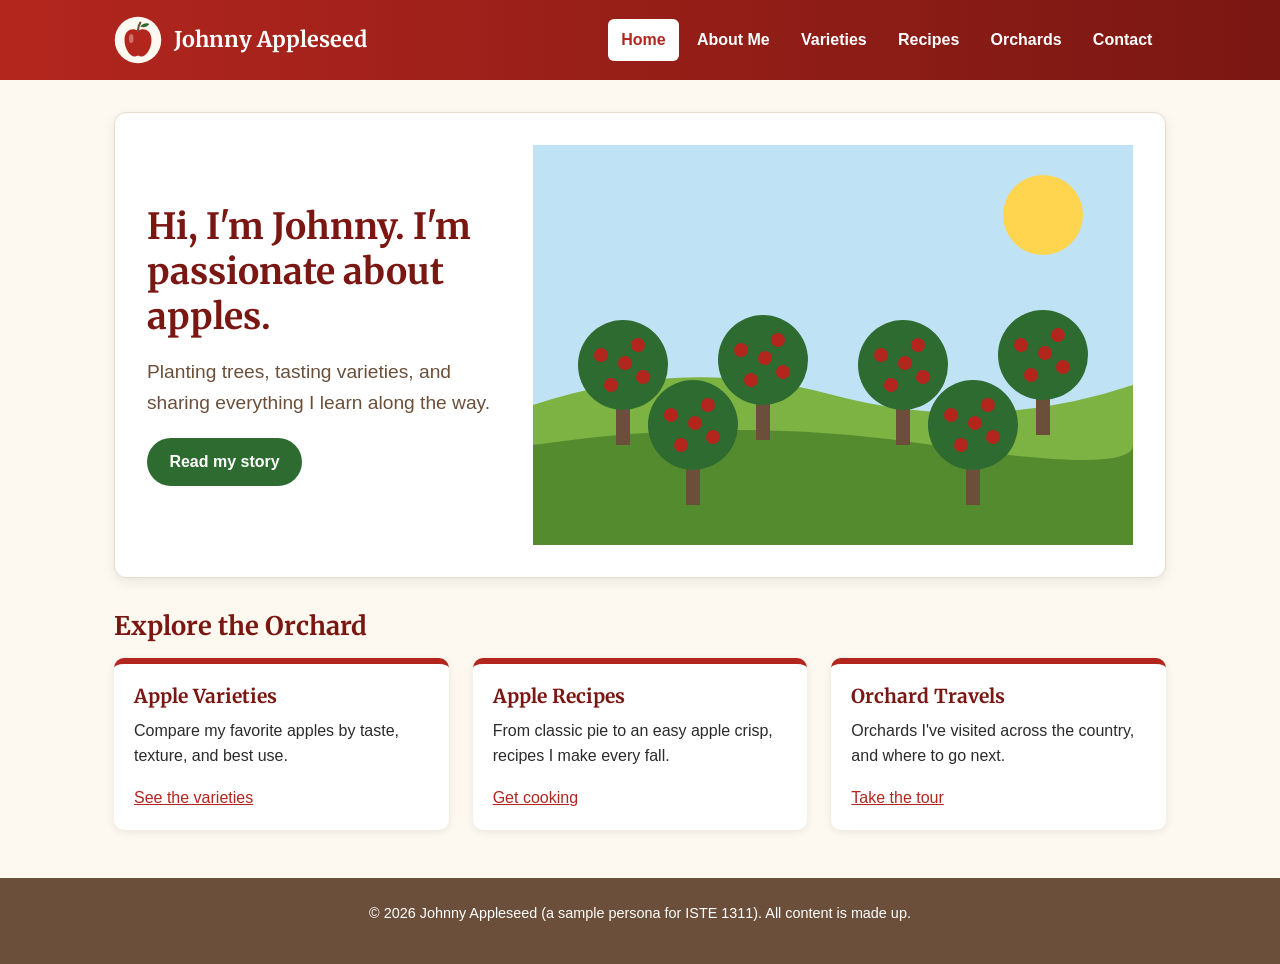
<file: index.html>
<!DOCTYPE html>
<html lang="en">
<head>
    <meta charset="utf-8">
    <meta name="viewport" content="width=device-width, initial-scale=1">
    <meta name="description" content="Johnny Appleseed's portfolio: apple varieties, recipes, and orchard travels.">
    <title>Home | Johnny Appleseed</title>
    <link rel="icon" href="images/logo.svg" type="image/svg+xml">
    <!-- Embedded font from Google Fonts (Ch 10) -->
    <link rel="preconnect" href="https://fonts.googleapis.com">
    <link rel="preconnect" href="https://fonts.gstatic.com" crossorigin>
    <link rel="stylesheet" href="https://fonts.googleapis.com/css2?family=Merriweather:wght@400;700&amp;display=swap">
    <link rel="stylesheet" href="styles/main.css">
</head>
<body>
    <header>
        <div class="header-inner">
            <a class="brand" href="index.html">
                <img src="images/logo.svg" alt="" width="48" height="48">
                <span>Johnny Appleseed</span>
            </a>
            <nav aria-label="Main">
                <ul>
                    <li><a href="index.html" aria-current="page">Home</a></li>
                    <li><a href="about.html">About Me</a></li>
                    <li><a href="varieties.html">Varieties</a></li>
                    <li><a href="recipes.html">Recipes</a></li>
                    <li><a href="orchards.html">Orchards</a></li>
                    <li><a href="contact.html">Contact</a></li>
                </ul>
            </nav>
        </div>
    </header>

    <main>
        <section class="hero">
            <div>
                <h1>Hi, I'm Johnny. I'm passionate about apples.</h1>
                <p class="tagline">Planting trees, tasting varieties, and sharing everything I learn along the way.</p>
                <a class="button" href="about.html">Read my story</a>
            </div>
            <img src="images/orchard.svg" alt="Rows of apple trees full of red apples under a blue sky" width="600" height="400">
        </section>

        <section>
            <h2>Explore the Orchard</h2>
            <div class="cards">
                <article class="card">
                    <h3>Apple Varieties</h3>
                    <p>Compare my favorite apples by taste, texture, and best use.</p>
                    <a href="varieties.html">See the varieties</a>
                </article>
                <article class="card">
                    <h3>Apple Recipes</h3>
                    <p>From classic pie to an easy apple crisp, recipes I make every fall.</p>
                    <a href="recipes.html">Get cooking</a>
                </article>
                <article class="card">
                    <h3>Orchard Travels</h3>
                    <p>Orchards I've visited across the country, and where to go next.</p>
                    <a href="orchards.html">Take the tour</a>
                </article>
            </div>
        </section>
    </main>

    <footer>
        <p>&copy; 2026 Johnny Appleseed (a sample persona for ISTE 1311). All content is made up.</p>
    </footer>
</body>
</html>
</file>
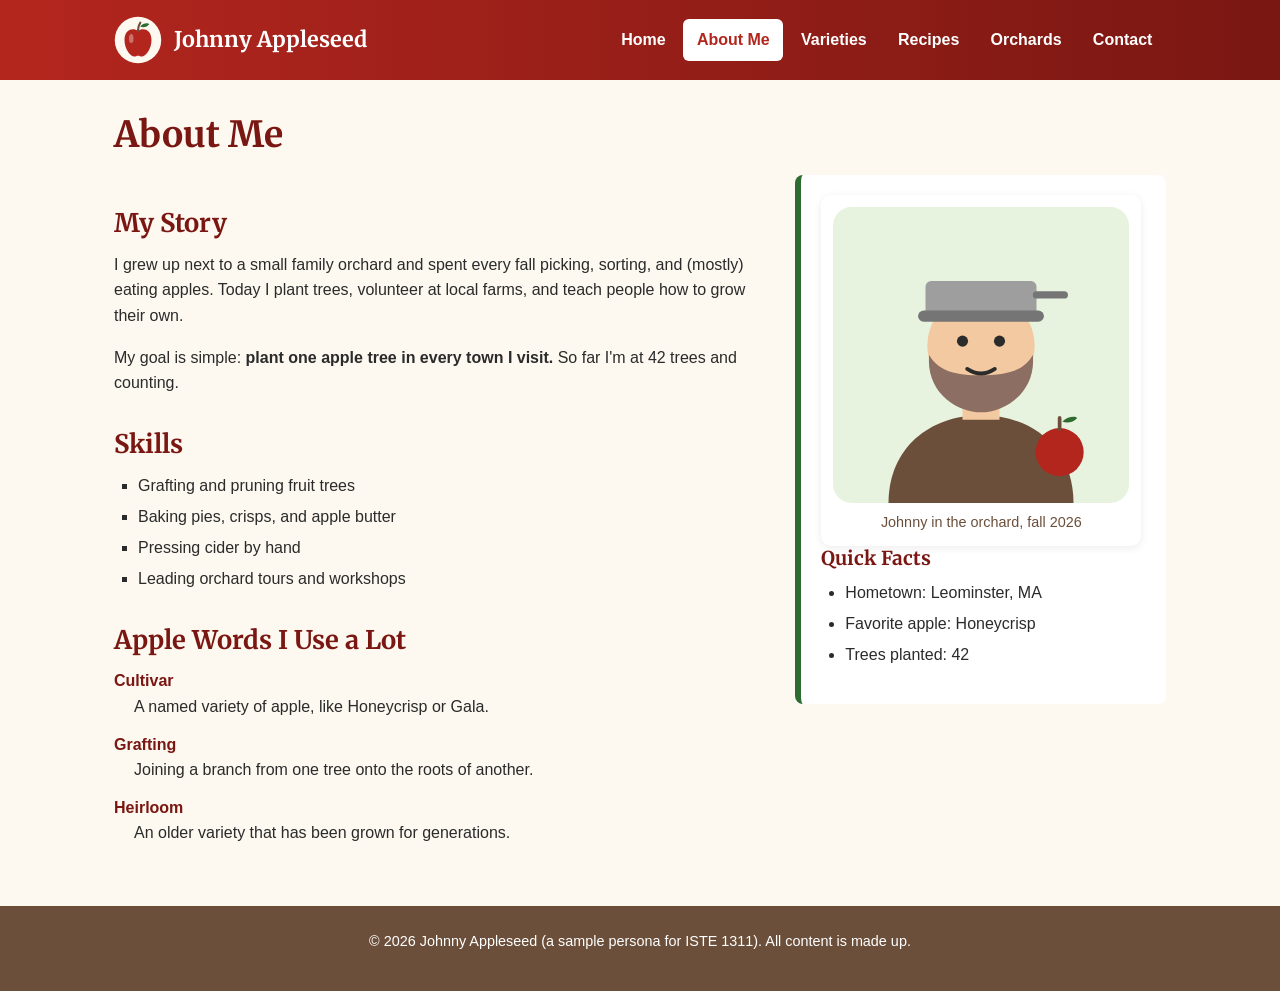
<file: about.html>
<!DOCTYPE html>
<html lang="en">
<head>
    <meta charset="utf-8">
    <meta name="viewport" content="width=device-width, initial-scale=1">
    <meta name="description" content="About Johnny Appleseed: background, skills, and goals of a lifelong apple enthusiast.">
    <title>About Me | Johnny Appleseed</title>
    <link rel="icon" href="images/logo.svg" type="image/svg+xml">
    <link rel="preconnect" href="https://fonts.googleapis.com">
    <link rel="preconnect" href="https://fonts.gstatic.com" crossorigin>
    <link rel="stylesheet" href="https://fonts.googleapis.com/css2?family=Merriweather:wght@400;700&amp;display=swap">
    <link rel="stylesheet" href="styles/main.css">
</head>
<body>
    <header>
        <div class="header-inner">
            <a class="brand" href="index.html">
                <img src="images/logo.svg" alt="" width="48" height="48">
                <span>Johnny Appleseed</span>
            </a>
            <nav aria-label="Main">
                <ul>
                    <li><a href="index.html">Home</a></li>
                    <li><a href="about.html" aria-current="page">About Me</a></li>
                    <li><a href="varieties.html">Varieties</a></li>
                    <li><a href="recipes.html">Recipes</a></li>
                    <li><a href="orchards.html">Orchards</a></li>
                    <li><a href="contact.html">Contact</a></li>
                </ul>
            </nav>
        </div>
    </header>

    <main>
        <h1>About Me</h1>

        <div class="two-col">
            <section>
                <h2>My Story</h2>
                <p>I grew up next to a small family orchard and spent every fall picking, sorting, and (mostly) eating apples. Today I plant trees, volunteer at local farms, and teach people how to grow their own.</p>
                <p>My goal is simple: <strong>plant one apple tree in every town I visit.</strong> So far I'm at 42 trees and counting.</p>

                <h2>Skills</h2>
                <ul class="apple-list">
                    <li>Grafting and pruning fruit trees</li>
                    <li>Baking pies, crisps, and apple butter</li>
                    <li>Pressing cider by hand</li>
                    <li>Leading orchard tours and workshops</li>
                </ul>

                <h2>Apple Words I Use a Lot</h2>
                <dl>
                    <dt>Cultivar</dt>
                    <dd>A named variety of apple, like Honeycrisp or Gala.</dd>
                    <dt>Grafting</dt>
                    <dd>Joining a branch from one tree onto the roots of another.</dd>
                    <dt>Heirloom</dt>
                    <dd>An older variety that has been grown for generations.</dd>
                </dl>
            </section>

            <aside>
                <figure class="portrait">
                    <img src="images/johnny.svg" alt="Cartoon portrait of Johnny Appleseed wearing a tin pot hat and holding an apple" width="320" height="320">
                    <figcaption>Johnny in the orchard, fall 2026</figcaption>
                </figure>
                <h3>Quick Facts</h3>
                <ul>
                    <li>Hometown: Leominster, MA</li>
                    <li>Favorite apple: Honeycrisp</li>
                    <li>Trees planted: 42</li>
                </ul>
            </aside>
        </div>
    </main>

    <footer>
        <p>&copy; 2026 Johnny Appleseed (a sample persona for ISTE 1311). All content is made up.</p>
    </footer>
</body>
</html>
</file>
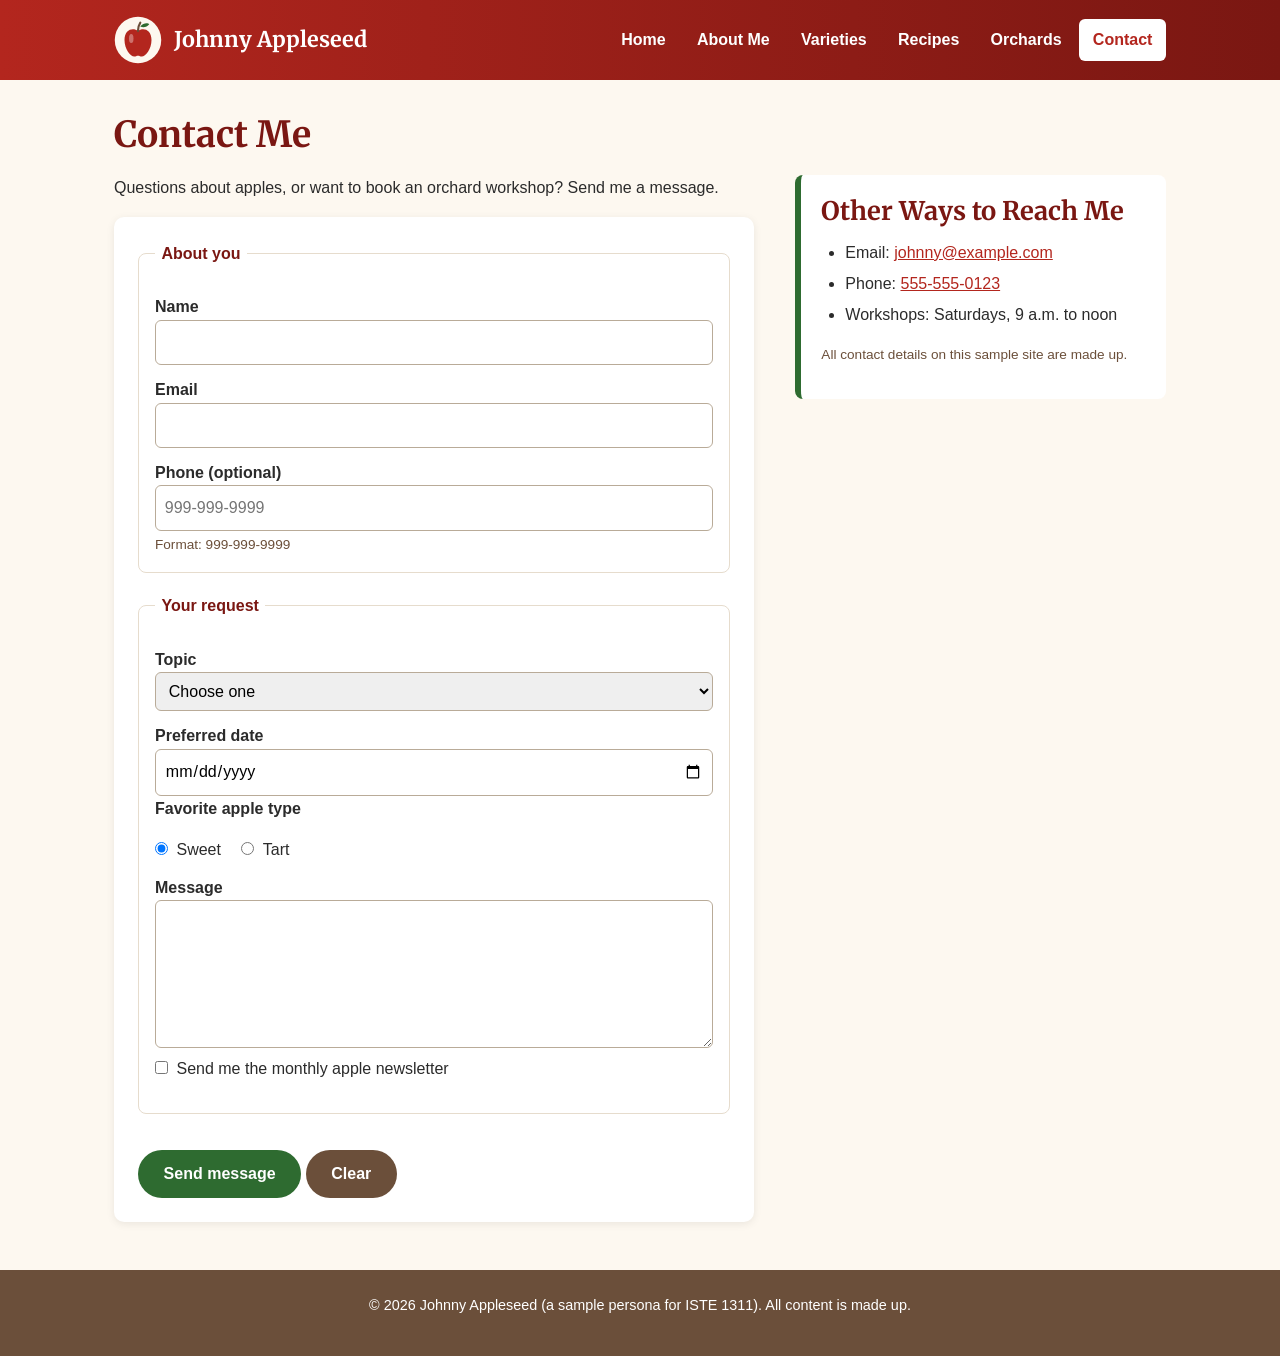
<file: contact.html>
<!DOCTYPE html>
<html lang="en">
<head>
    <meta charset="utf-8">
    <meta name="viewport" content="width=device-width, initial-scale=1">
    <meta name="description" content="Contact Johnny Appleseed about orchard tours, workshops, or apple questions.">
    <title>Contact | Johnny Appleseed</title>
    <link rel="icon" href="images/logo.svg" type="image/svg+xml">
    <link rel="preconnect" href="https://fonts.googleapis.com">
    <link rel="preconnect" href="https://fonts.gstatic.com" crossorigin>
    <link rel="stylesheet" href="https://fonts.googleapis.com/css2?family=Merriweather:wght@400;700&amp;display=swap">
    <link rel="stylesheet" href="styles/main.css">
</head>
<body>
    <header>
        <div class="header-inner">
            <a class="brand" href="index.html">
                <img src="images/logo.svg" alt="" width="48" height="48">
                <span>Johnny Appleseed</span>
            </a>
            <nav aria-label="Main">
                <ul>
                    <li><a href="index.html">Home</a></li>
                    <li><a href="about.html">About Me</a></li>
                    <li><a href="varieties.html">Varieties</a></li>
                    <li><a href="recipes.html">Recipes</a></li>
                    <li><a href="orchards.html">Orchards</a></li>
                    <li><a href="contact.html" aria-current="page">Contact</a></li>
                </ul>
            </nav>
        </div>
    </header>

    <main>
        <h1>Contact Me</h1>

        <div class="two-col">
            <div>
                <p>Questions about apples, or want to book an orchard workshop? Send me a message.</p>

                <!-- This sample has no server, so the form just reloads the page.
                     A real site needs a server to process (and re-validate) the data. -->
                <form action="#" method="get">
                    <fieldset>
                        <legend>About you</legend>

                        <label for="name">Name</label>
                        <input type="text" id="name" name="name" autocomplete="name" required>

                        <label for="email">Email</label>
                        <input type="email" id="email" name="email" autocomplete="email" required>

                        <label for="phone">Phone (optional)</label>
                        <input type="tel" id="phone" name="phone" placeholder="999-999-9999"
                               pattern="\d{3}-\d{3}-\d{4}" title="Use the format 999-999-9999">
                        <span class="hint">Format: 999-999-9999</span>
                    </fieldset>

                    <fieldset>
                        <legend>Your request</legend>

                        <label for="topic">Topic</label>
                        <select id="topic" name="topic" required>
                            <option value="">Choose one</option>
                            <option value="workshop">Book a workshop</option>
                            <option value="tour">Orchard tour</option>
                            <option value="question">General apple question</option>
                        </select>

                        <label for="visit-date">Preferred date</label>
                        <input type="date" id="visit-date" name="visit_date">

                        <p><strong>Favorite apple type</strong></p>
                        <input type="radio" id="sweet" name="taste" value="sweet" checked>
                        <label class="inline" for="sweet">Sweet</label>
                        <input type="radio" id="tart" name="taste" value="tart">
                        <label class="inline" for="tart">Tart</label>

                        <label for="message">Message</label>
                        <textarea id="message" name="message" rows="5" required></textarea>

                        <p>
                            <input type="checkbox" id="newsletter" name="newsletter" value="yes">
                            <label class="inline" for="newsletter">Send me the monthly apple newsletter</label>
                        </p>
                    </fieldset>

                    <button type="submit">Send message</button>
                    <button type="reset">Clear</button>
                </form>
            </div>

            <aside>
                <h2>Other Ways to Reach Me</h2>
                <ul>
                    <li>Email: <a href="mailto:johnny@example.com">johnny@example.com</a></li>
                    <li>Phone: <a href="tel:555-555-0123">555-555-0123</a></li>
                    <li>Workshops: Saturdays, 9 a.m. to noon</li>
                </ul>
                <p class="hint">All contact details on this sample site are made up.</p>
            </aside>
        </div>
    </main>

    <footer>
        <p>&copy; 2026 Johnny Appleseed (a sample persona for ISTE 1311). All content is made up.</p>
    </footer>
</body>
</html>
</file>
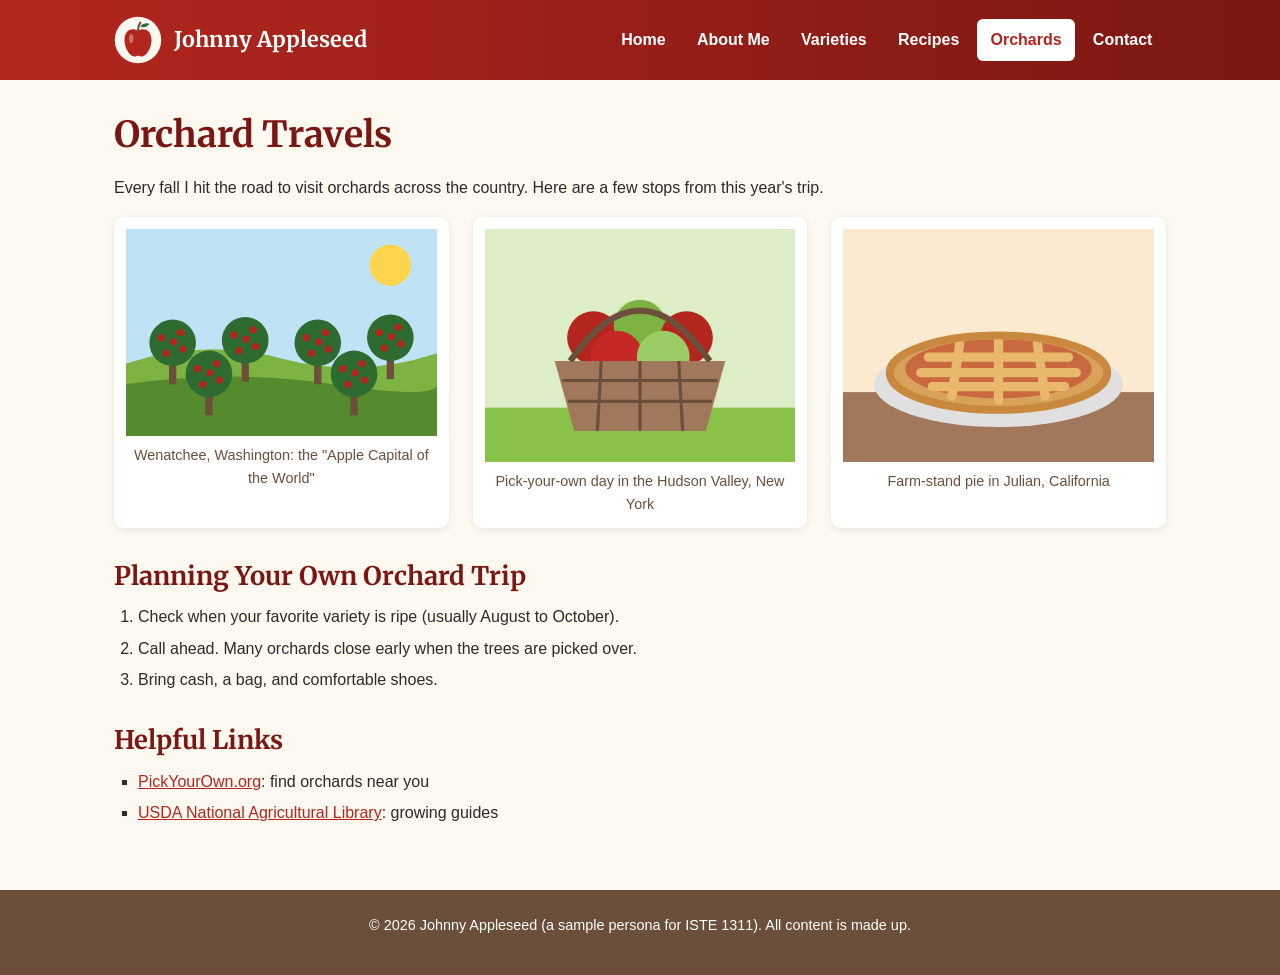
<file: orchards.html>
<!DOCTYPE html>
<html lang="en">
<head>
    <meta charset="utf-8">
    <meta name="viewport" content="width=device-width, initial-scale=1">
    <meta name="description" content="Orchards Johnny Appleseed has visited, with photos and tips for planning your own trip.">
    <title>Orchard Travels | Johnny Appleseed</title>
    <link rel="icon" href="images/logo.svg" type="image/svg+xml">
    <link rel="preconnect" href="https://fonts.googleapis.com">
    <link rel="preconnect" href="https://fonts.gstatic.com" crossorigin>
    <link rel="stylesheet" href="https://fonts.googleapis.com/css2?family=Merriweather:wght@400;700&amp;display=swap">
    <link rel="stylesheet" href="styles/main.css">
</head>
<body>
    <header>
        <div class="header-inner">
            <a class="brand" href="index.html">
                <img src="images/logo.svg" alt="" width="48" height="48">
                <span>Johnny Appleseed</span>
            </a>
            <nav aria-label="Main">
                <ul>
                    <li><a href="index.html">Home</a></li>
                    <li><a href="about.html">About Me</a></li>
                    <li><a href="varieties.html">Varieties</a></li>
                    <li><a href="recipes.html">Recipes</a></li>
                    <li><a href="orchards.html" aria-current="page">Orchards</a></li>
                    <li><a href="contact.html">Contact</a></li>
                </ul>
            </nav>
        </div>
    </header>

    <main>
        <h1>Orchard Travels</h1>
        <p>Every fall I hit the road to visit orchards across the country. Here are a few stops from this year's trip.</p>

        <!-- Photo gallery built with flexbox + figure/figcaption (Ch 6, 10) -->
        <div class="gallery">
            <figure>
                <img src="images/orchard.svg" alt="Apple trees in neat rows on a sunny afternoon" width="600" height="400">
                <figcaption>Wenatchee, Washington: the "Apple Capital of the World"</figcaption>
            </figure>
            <figure>
                <img src="images/basket.svg" alt="A woven basket overflowing with freshly picked red and green apples" width="400" height="300">
                <figcaption>Pick-your-own day in the Hudson Valley, New York</figcaption>
            </figure>
            <figure>
                <img src="images/apple-pie.svg" alt="Apple pie on a farm stand table" width="400" height="300">
                <figcaption>Farm-stand pie in Julian, California</figcaption>
            </figure>
        </div>

        <h2>Planning Your Own Orchard Trip</h2>
        <ol class="steps">
            <li>Check when your favorite variety is ripe (usually August to October).</li>
            <li>Call ahead. Many orchards close early when the trees are picked over.</li>
            <li>Bring cash, a bag, and comfortable shoes.</li>
        </ol>

        <h2>Helpful Links</h2>
        <ul class="apple-list">
            <li><a href="https://www.pickyourown.org/" target="_blank" rel="noopener">PickYourOwn.org</a>: find orchards near you</li>
            <li><a href="https://www.nal.usda.gov/" target="_blank" rel="noopener">USDA National Agricultural Library</a>: growing guides</li>
        </ul>
    </main>

    <footer>
        <p>&copy; 2026 Johnny Appleseed (a sample persona for ISTE 1311). All content is made up.</p>
    </footer>
</body>
</html>
</file>
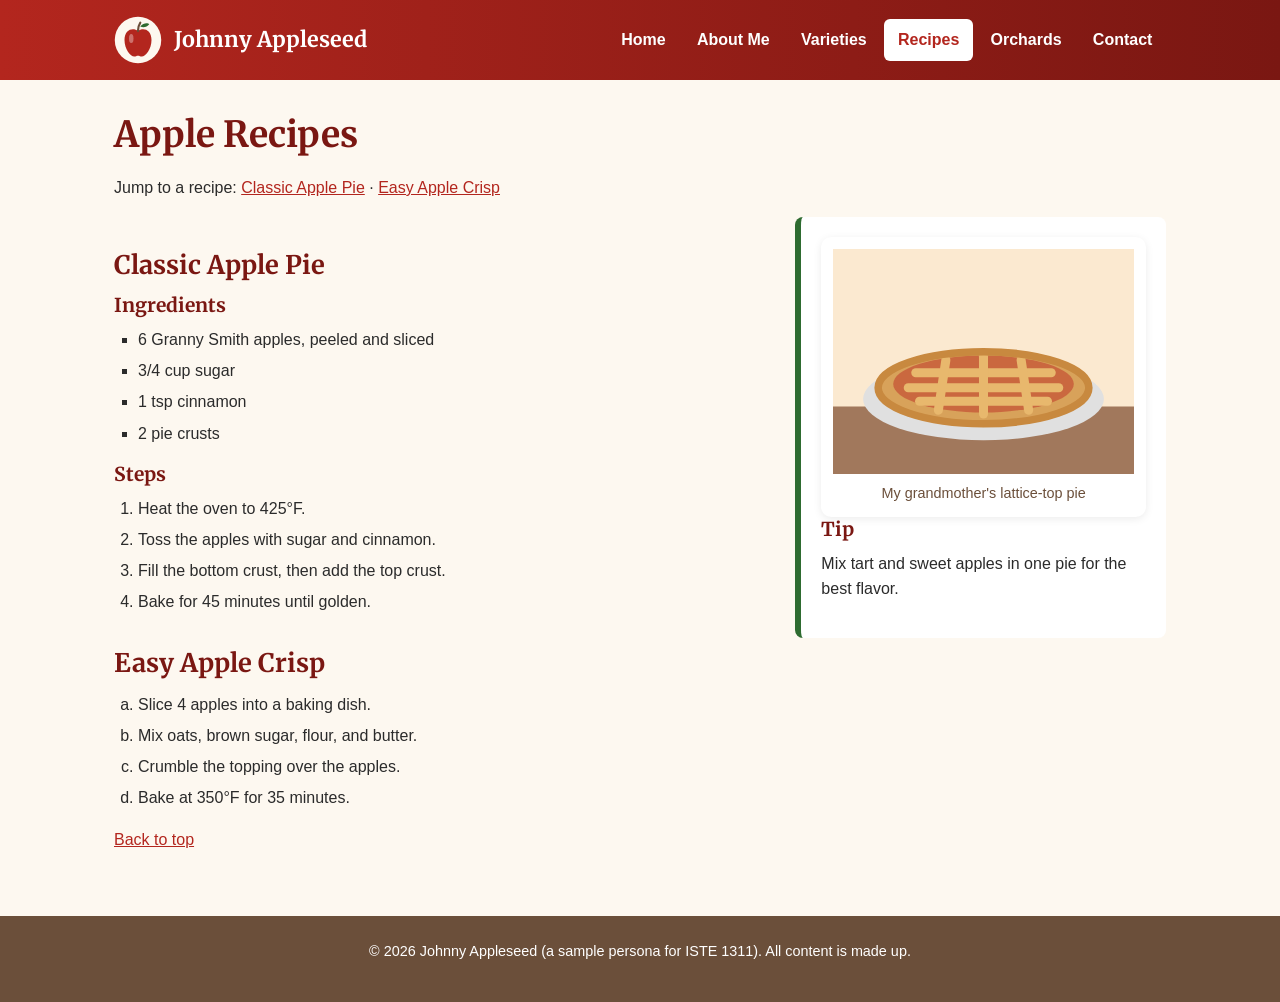
<file: recipes.html>
<!DOCTYPE html>
<html lang="en">
<head>
    <meta charset="utf-8">
    <meta name="viewport" content="width=device-width, initial-scale=1">
    <meta name="description" content="Johnny Appleseed's favorite apple recipes, including classic apple pie and an easy apple crisp.">
    <title>Apple Recipes | Johnny Appleseed</title>
    <link rel="icon" href="images/logo.svg" type="image/svg+xml">
    <link rel="preconnect" href="https://fonts.googleapis.com">
    <link rel="preconnect" href="https://fonts.gstatic.com" crossorigin>
    <link rel="stylesheet" href="https://fonts.googleapis.com/css2?family=Merriweather:wght@400;700&amp;display=swap">
    <link rel="stylesheet" href="styles/main.css">
</head>
<body>
    <header>
        <div class="header-inner">
            <a class="brand" href="index.html">
                <img src="images/logo.svg" alt="" width="48" height="48">
                <span>Johnny Appleseed</span>
            </a>
            <nav aria-label="Main">
                <ul>
                    <li><a href="index.html">Home</a></li>
                    <li><a href="about.html">About Me</a></li>
                    <li><a href="varieties.html">Varieties</a></li>
                    <li><a href="recipes.html" aria-current="page">Recipes</a></li>
                    <li><a href="orchards.html">Orchards</a></li>
                    <li><a href="contact.html">Contact</a></li>
                </ul>
            </nav>
        </div>
    </header>

    <main>
        <h1>Apple Recipes</h1>
        <p>Jump to a recipe: <a href="#pie">Classic Apple Pie</a> &middot; <a href="#crisp">Easy Apple Crisp</a></p>

        <div class="two-col">
            <div>
                <article id="pie">
                    <h2>Classic Apple Pie</h2>
                    <h3>Ingredients</h3>
                    <ul class="apple-list">
                        <li>6 Granny Smith apples, peeled and sliced</li>
                        <li>3/4 cup sugar</li>
                        <li>1 tsp cinnamon</li>
                        <li>2 pie crusts</li>
                    </ul>
                    <h3>Steps</h3>
                    <ol class="steps">
                        <li>Heat the oven to 425&deg;F.</li>
                        <li>Toss the apples with sugar and cinnamon.</li>
                        <li>Fill the bottom crust, then add the top crust.</li>
                        <li>Bake for 45 minutes until golden.</li>
                    </ol>
                </article>

                <article id="crisp">
                    <h2>Easy Apple Crisp</h2>
                    <ol class="steps lettered">
                        <li>Slice 4 apples into a baking dish.</li>
                        <li>Mix oats, brown sugar, flour, and butter.</li>
                        <li>Crumble the topping over the apples.</li>
                        <li>Bake at 350&deg;F for 35 minutes.</li>
                    </ol>
                </article>

                <p><a href="#top">Back to top</a></p>
            </div>

            <aside>
                <figure>
                    <img src="images/apple-pie.svg" alt="A golden apple pie with a lattice crust" width="400" height="300">
                    <figcaption>My grandmother's lattice-top pie</figcaption>
                </figure>
                <h3>Tip</h3>
                <p>Mix tart and sweet apples in one pie for the best flavor.</p>
            </aside>
        </div>
    </main>

    <footer>
        <p>&copy; 2026 Johnny Appleseed (a sample persona for ISTE 1311). All content is made up.</p>
    </footer>
</body>
</html>
</file>
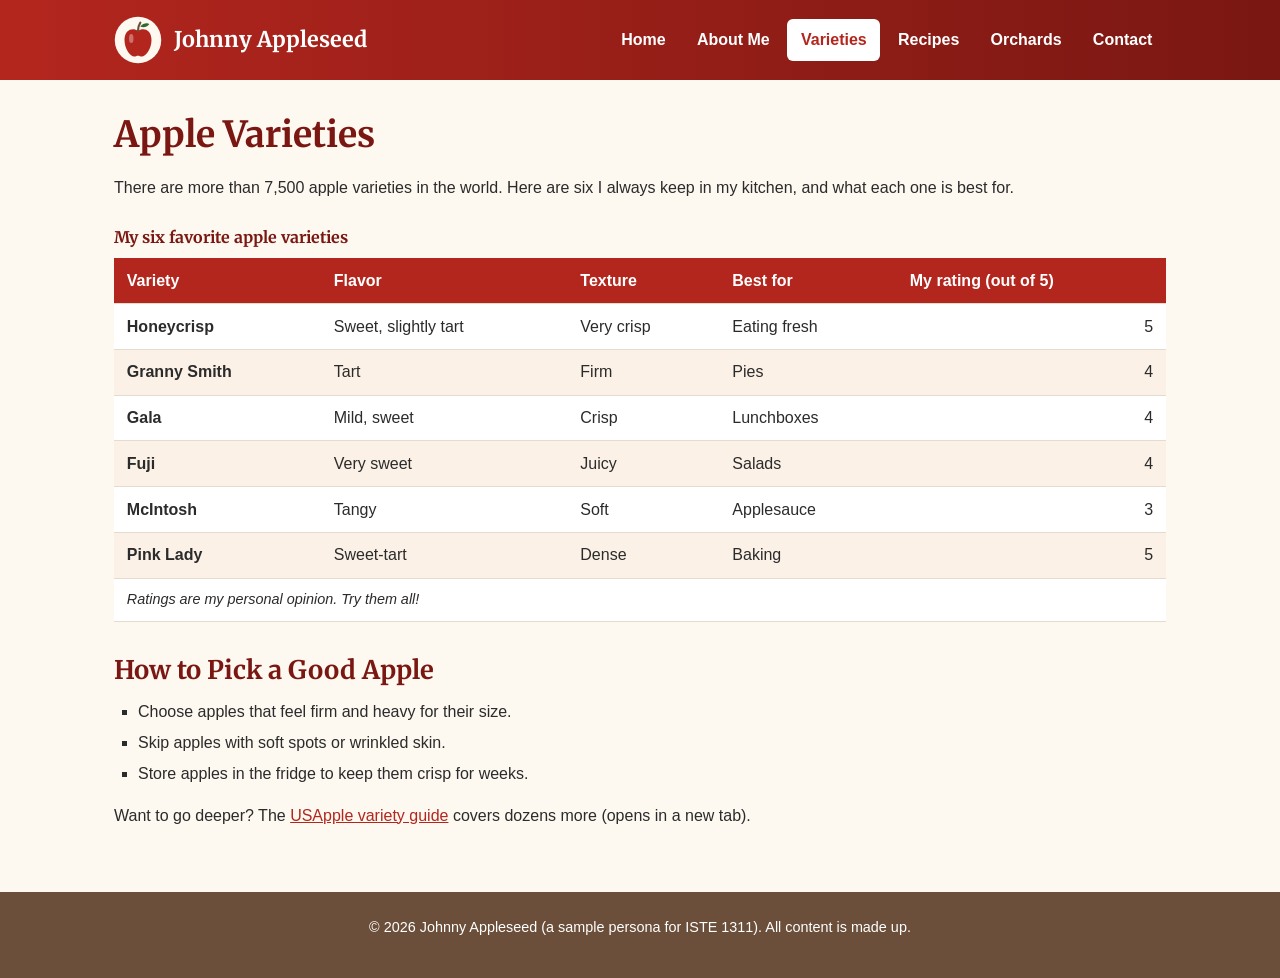
<file: varieties.html>
<!DOCTYPE html>
<html lang="en">
<head>
    <meta charset="utf-8">
    <meta name="viewport" content="width=device-width, initial-scale=1">
    <meta name="description" content="Compare popular apple varieties by flavor, texture, and best use.">
    <title>Apple Varieties | Johnny Appleseed</title>
    <link rel="icon" href="images/logo.svg" type="image/svg+xml">
    <link rel="preconnect" href="https://fonts.googleapis.com">
    <link rel="preconnect" href="https://fonts.gstatic.com" crossorigin>
    <link rel="stylesheet" href="https://fonts.googleapis.com/css2?family=Merriweather:wght@400;700&amp;display=swap">
    <link rel="stylesheet" href="styles/main.css">
</head>
<body>
    <header>
        <div class="header-inner">
            <a class="brand" href="index.html">
                <img src="images/logo.svg" alt="" width="48" height="48">
                <span>Johnny Appleseed</span>
            </a>
            <nav aria-label="Main">
                <ul>
                    <li><a href="index.html">Home</a></li>
                    <li><a href="about.html">About Me</a></li>
                    <li><a href="varieties.html" aria-current="page">Varieties</a></li>
                    <li><a href="recipes.html">Recipes</a></li>
                    <li><a href="orchards.html">Orchards</a></li>
                    <li><a href="contact.html">Contact</a></li>
                </ul>
            </nav>
        </div>
    </header>

    <main>
        <h1>Apple Varieties</h1>
        <p>There are more than 7,500 apple varieties in the world. Here are six I always keep in my kitchen, and what each one is best for.</p>

        <!-- Accessible data table: caption, th, scope (Ch 11) -->
        <table>
            <caption>My six favorite apple varieties</caption>
            <thead>
                <tr>
                    <th scope="col">Variety</th>
                    <th scope="col">Flavor</th>
                    <th scope="col">Texture</th>
                    <th scope="col">Best for</th>
                    <th scope="col">My rating (out of 5)</th>
                </tr>
            </thead>
            <tbody>
                <tr>
                    <th scope="row">Honeycrisp</th>
                    <td data-label="Flavor">Sweet, slightly tart</td>
                    <td data-label="Texture">Very crisp</td>
                    <td data-label="Best for">Eating fresh</td>
                    <td data-label="Rating" class="num">5</td>
                </tr>
                <tr>
                    <th scope="row">Granny Smith</th>
                    <td data-label="Flavor">Tart</td>
                    <td data-label="Texture">Firm</td>
                    <td data-label="Best for">Pies</td>
                    <td data-label="Rating" class="num">4</td>
                </tr>
                <tr>
                    <th scope="row">Gala</th>
                    <td data-label="Flavor">Mild, sweet</td>
                    <td data-label="Texture">Crisp</td>
                    <td data-label="Best for">Lunchboxes</td>
                    <td data-label="Rating" class="num">4</td>
                </tr>
                <tr>
                    <th scope="row">Fuji</th>
                    <td data-label="Flavor">Very sweet</td>
                    <td data-label="Texture">Juicy</td>
                    <td data-label="Best for">Salads</td>
                    <td data-label="Rating" class="num">4</td>
                </tr>
                <tr>
                    <th scope="row">McIntosh</th>
                    <td data-label="Flavor">Tangy</td>
                    <td data-label="Texture">Soft</td>
                    <td data-label="Best for">Applesauce</td>
                    <td data-label="Rating" class="num">3</td>
                </tr>
                <tr>
                    <th scope="row">Pink Lady</th>
                    <td data-label="Flavor">Sweet-tart</td>
                    <td data-label="Texture">Dense</td>
                    <td data-label="Best for">Baking</td>
                    <td data-label="Rating" class="num">5</td>
                </tr>
            </tbody>
            <tfoot>
                <tr>
                    <td colspan="5">Ratings are my personal opinion. Try them all!</td>
                </tr>
            </tfoot>
        </table>

        <h2>How to Pick a Good Apple</h2>
        <ul class="apple-list">
            <li>Choose apples that feel firm and heavy for their size.</li>
            <li>Skip apples with soft spots or wrinkled skin.</li>
            <li>Store apples in the fridge to keep them crisp for weeks.</li>
        </ul>

        <p>Want to go deeper? The <a href="https://usapple.org/apple-varieties" target="_blank" rel="noopener">USApple variety guide</a> covers dozens more (opens in a new tab).</p>
    </main>

    <footer>
        <p>&copy; 2026 Johnny Appleseed (a sample persona for ISTE 1311). All content is made up.</p>
    </footer>
</body>
</html>
</file>
<file: styles/main.css>
/* ==========================================================
   Johnny Appleseed Portfolio - main stylesheet
   One external stylesheet shared by every page (Ch 4)
   ========================================================== */

/* ---------- Custom properties / CSS variables (Ch 4) ---------- */
:root {
    --apple-red: #b3261e;
    --apple-dark: #7a1712;
    --leaf-green: #2e6b30;
    --cream: #fdf8f0;
    --wood: #6b4f3a;
    --text: #2b2b2b;
    --white: #ffffff;
    --heading-font: "Merriweather", Georgia, serif;
    --body-font: "Segoe UI", Arial, Helvetica, sans-serif;
    --max-width: 1100px;
}

/* ---------- Reset selector (Ch 5) ---------- */
* {
    margin: 0;
    padding: 0;
    box-sizing: border-box;
}

/* ---------- Base type ---------- */
body {
    font-family: var(--body-font);
    font-size: 100%;          /* relative font sizes (Ch 4) */
    line-height: 1.6;
    color: var(--text);
    background-color: var(--cream);
}

h1, h2, h3 {
    font-family: var(--heading-font);
    color: var(--apple-dark);
    line-height: 1.25;
    margin-bottom: .5em;
}

h1 { font-size: 2.25rem; }
h2 { font-size: 1.6rem; margin-top: 1.25em; }
h3 { font-size: 1.2rem; }

p { margin-bottom: 1em; }

img {
    max-width: 100%;          /* scalable images (Ch 6) */
    height: auto;
    display: block;
}

/* ---------- Links and link states (Ch 9) "LoVe HAte" ---------- */
a:link { color: var(--apple-red); }
a:visited { color: var(--apple-dark); }
a:hover,
a:focus { color: var(--leaf-green); }
a:active { color: var(--wood); }

/* Visible keyboard focus for accessibility */
a:focus-visible,
button:focus-visible,
input:focus-visible,
select:focus-visible,
textarea:focus-visible {
    outline: 3px solid var(--leaf-green);
    outline-offset: 2px;
}

/* ---------- Header + flexbox navigation (Ch 6, 7) ---------- */
header {
    background-color: var(--apple-red);
    background-image: linear-gradient(to right, #b3261e, #7a1712);
    color: var(--white);
}

.header-inner {
    max-width: var(--max-width);
    margin: 0 auto;
    padding: 1rem 1.5rem;
    display: flex;
    flex-wrap: wrap;
    justify-content: space-between;
    align-items: center;
    gap: 1rem;
}

.brand {
    display: flex;
    align-items: center;
    gap: .75rem;
    text-decoration: none;
}

.brand:link,
.brand:visited { color: var(--white); }

.brand img { width: 48px; }

.brand span {
    font-family: var(--heading-font);
    font-size: 1.35rem;
    font-weight: bold;
}

nav ul {
    list-style-type: none;
    display: flex;
    flex-wrap: wrap;
    gap: .25rem;
}

nav a {
    display: block;
    padding: .5rem .85rem;
    border-radius: 6px;
    text-decoration: none;
    font-weight: 600;
    transition: background-color .2s ease;   /* "Go further" (Ch 15) */
}

nav a:link,
nav a:visited { color: var(--white); }

nav a:hover,
nav a:focus { background-color: rgba(255, 255, 255, .2); color: var(--white); }

/* Shows visitors which page they are on */
nav a[aria-current="page"] {
    background-color: var(--white);
    color: var(--apple-red);
}

/* ---------- Main content ---------- */
main {
    max-width: var(--max-width);
    margin: 0 auto;
    padding: 2rem 1.5rem 3rem;
}

/* Hero banner on the home page */
.hero {
    display: flex;
    align-items: center;
    gap: 2rem;
    background-color: var(--white);
    border: 1px solid #e6dccd;
    border-radius: 12px;
    padding: 2rem;
    box-shadow: 0 4px 12px rgba(0, 0, 0, .08);
}

.hero > * { flex: 1; }

.tagline {
    font-size: 1.2rem;
    color: var(--wood);
}

.button {
    display: inline-block;
    padding: .7rem 1.4rem;
    border-radius: 999px;
    background-color: var(--leaf-green);
    font-weight: bold;
    text-decoration: none;
}

.button:link,
.button:visited { color: var(--white); }

.button:hover,
.button:focus { background-color: var(--apple-dark); color: var(--white); }

/* ---------- Cards: a flexbox multi-column layout (Ch 6) ---------- */
.cards {
    display: flex;
    flex-wrap: wrap;
    gap: 1.5rem;
    margin-top: 1rem;
}

.card {
    flex: 1 1 250px;
    background-color: var(--white);
    border-top: 6px solid var(--apple-red);
    border-radius: 10px;
    padding: 1.25rem;
    box-shadow: 0 2px 8px rgba(0, 0, 0, .08);
    transition: transform .2s ease;
}

.card:hover { transform: translateY(-4px); }

.card img { margin-bottom: .75rem; border-radius: 6px; }

/* ---------- Two-column layout with an aside ---------- */
.two-col {
    display: flex;
    gap: 2rem;
    align-items: flex-start;
}

.two-col > :not(aside) { flex: 2; }

.two-col > aside {
    flex: 1;
    background-color: var(--white);
    border-left: 6px solid var(--leaf-green);
    border-radius: 8px;
    padding: 1.25rem;
}

.two-col > aside > :first-child { margin-top: 0; }

/* ---------- Lists (Ch 9) ---------- */
main ul,
main ol { padding-left: 1.5rem; margin-bottom: 1em; }

main li { margin-bottom: .35em; }

ul.apple-list { list-style-type: square; }
ol.steps { list-style-type: decimal; }
ol.steps.lettered { list-style-type: lower-alpha; }

dl dt { font-weight: bold; color: var(--apple-dark); }
dl dd { margin: 0 0 .75em 1.25rem; }

/* ---------- Figures (Ch 10) ---------- */
figure {
    background-color: var(--white);
    border-radius: 10px;
    padding: .75rem;
    box-shadow: 0 2px 8px rgba(0, 0, 0, .08);
}

figcaption {
    font-size: .9rem;
    color: var(--wood);
    text-align: center;
    padding-top: .5rem;
}

.portrait { max-width: 320px; }

.gallery {
    display: flex;
    flex-wrap: wrap;
    gap: 1.5rem;
}

.gallery figure { flex: 1 1 280px; }

/* ---------- Accessible data table (Ch 11) ---------- */
table {
    width: 100%;
    border-collapse: collapse;
    background-color: var(--white);
    margin: 1rem 0;
}

caption {
    font-family: var(--heading-font);
    font-weight: bold;
    text-align: left;
    padding: .5rem 0;
    color: var(--apple-dark);
}

th, td {
    padding: .6rem .8rem;
    border-bottom: 1px solid #e6dccd;
    text-align: left;
}

thead th {
    background-color: var(--apple-red);
    color: var(--white);
}

tbody tr:nth-child(even) { background-color: #fbf1e6; }  /* structural pseudo-class */

td.num { text-align: right; }

tfoot td {
    font-style: italic;
    font-size: .9rem;
}

/* ---------- Contact form (Ch 12) ---------- */
form {
    background-color: var(--white);
    border-radius: 10px;
    padding: 1.5rem;
    box-shadow: 0 2px 8px rgba(0, 0, 0, .08);
    max-width: 640px;
}

fieldset {
    border: 1px solid #e6dccd;
    border-radius: 8px;
    padding: 1rem;
    margin-bottom: 1.25rem;
}

legend {
    font-weight: bold;
    color: var(--apple-dark);
    padding: 0 .4rem;
}

label { display: block; font-weight: 600; margin-top: .75rem; }

label.inline { display: inline; font-weight: normal; margin: 0 1rem 0 .25rem; }

input[type="text"],
input[type="email"],
input[type="tel"],
input[type="date"],
select,
textarea {
    width: 100%;
    padding: .55rem;
    border: 1px solid #b9ab98;
    border-radius: 6px;
    font: inherit;
}

/* Style fields by validation state */
input:required:valid { border-color: var(--leaf-green); }
input:focus:invalid { border-color: var(--apple-red); }

.hint { font-size: .85rem; color: var(--wood); }

button {
    margin-top: 1rem;
    padding: .7rem 1.6rem;
    border: none;
    border-radius: 999px;
    background-color: var(--leaf-green);
    color: var(--white);
    font: inherit;
    font-weight: bold;
    cursor: pointer;
}

button[type="reset"] { background-color: var(--wood); }

button:hover { background-color: var(--apple-dark); }

/* ---------- Footer ---------- */
footer {
    background-color: var(--wood);
    color: var(--white);
    text-align: center;
    padding: 1.5rem;
    font-size: .9rem;
}

footer a:link,
footer a:visited { color: var(--white); }

/* ==========================================================
   Responsive design: media queries (Ch 8)
   Desktop-first, with breakpoints where the layout breaks
   ========================================================== */

/* Tablets and small laptops */
@media (max-width: 900px) {
    .hero,
    .two-col {
        flex-direction: column;
    }

    .header-inner { justify-content: center; }
    nav ul { justify-content: center; }
}

/* Phones */
@media (max-width: 600px) {
    h1 { font-size: 1.75rem; }

    main { padding: 1.25rem 1rem 2rem; }

    nav ul { flex-direction: column; width: 100%; text-align: center; }

    .hero { padding: 1.25rem; }

    /* Responsive table: stack each row into a card (Ch 11) */
    table thead { display: none; }

    table,
    table tbody,
    table tr,
    table th,
    table td { display: block; width: 100%; }

    tbody tr {
        border: 1px solid #e6dccd;
        border-radius: 8px;
        margin-bottom: .75rem;
    }

    tbody th { background-color: var(--apple-red); color: var(--white); }

    td.num { text-align: left; }

    table caption { display: block; width: 100%; }

    tfoot tr { border: none; }

    tbody td::before {
        content: attr(data-label) ": ";
        font-weight: bold;
    }
}
</file>
